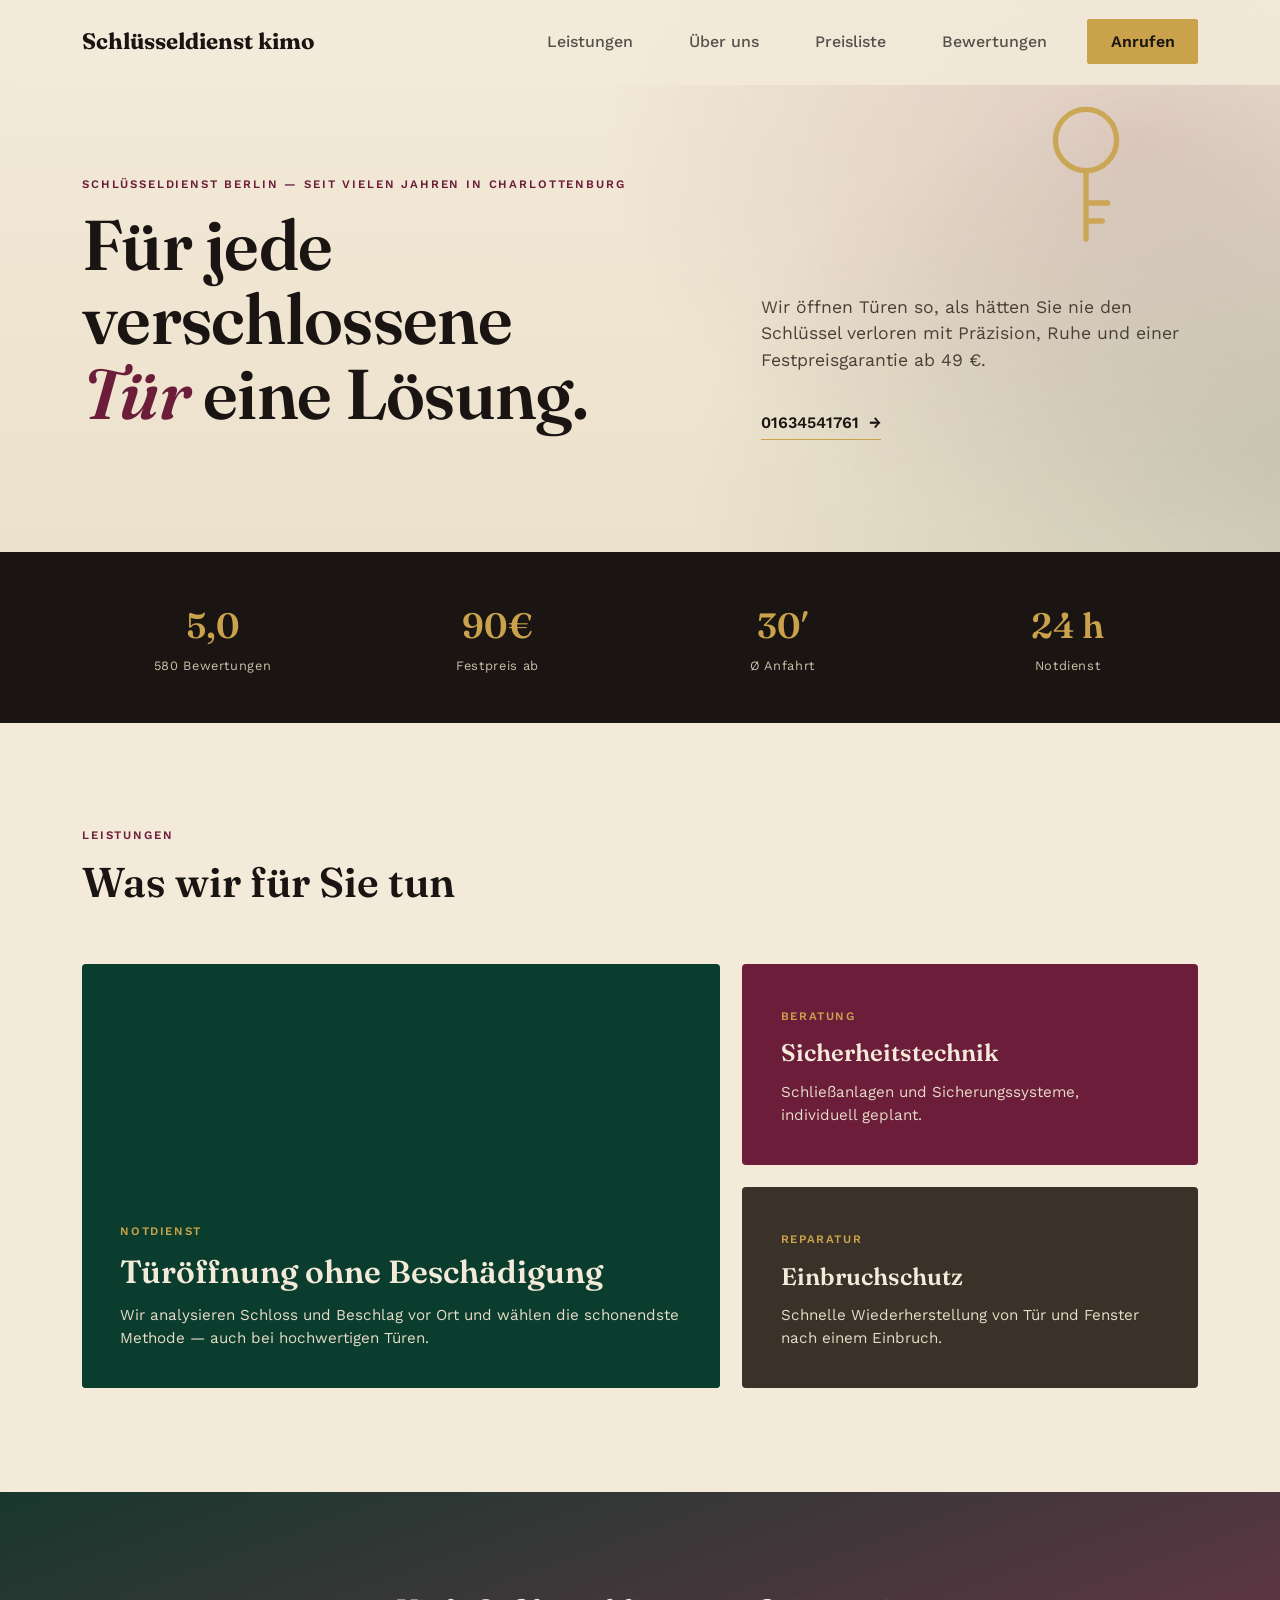
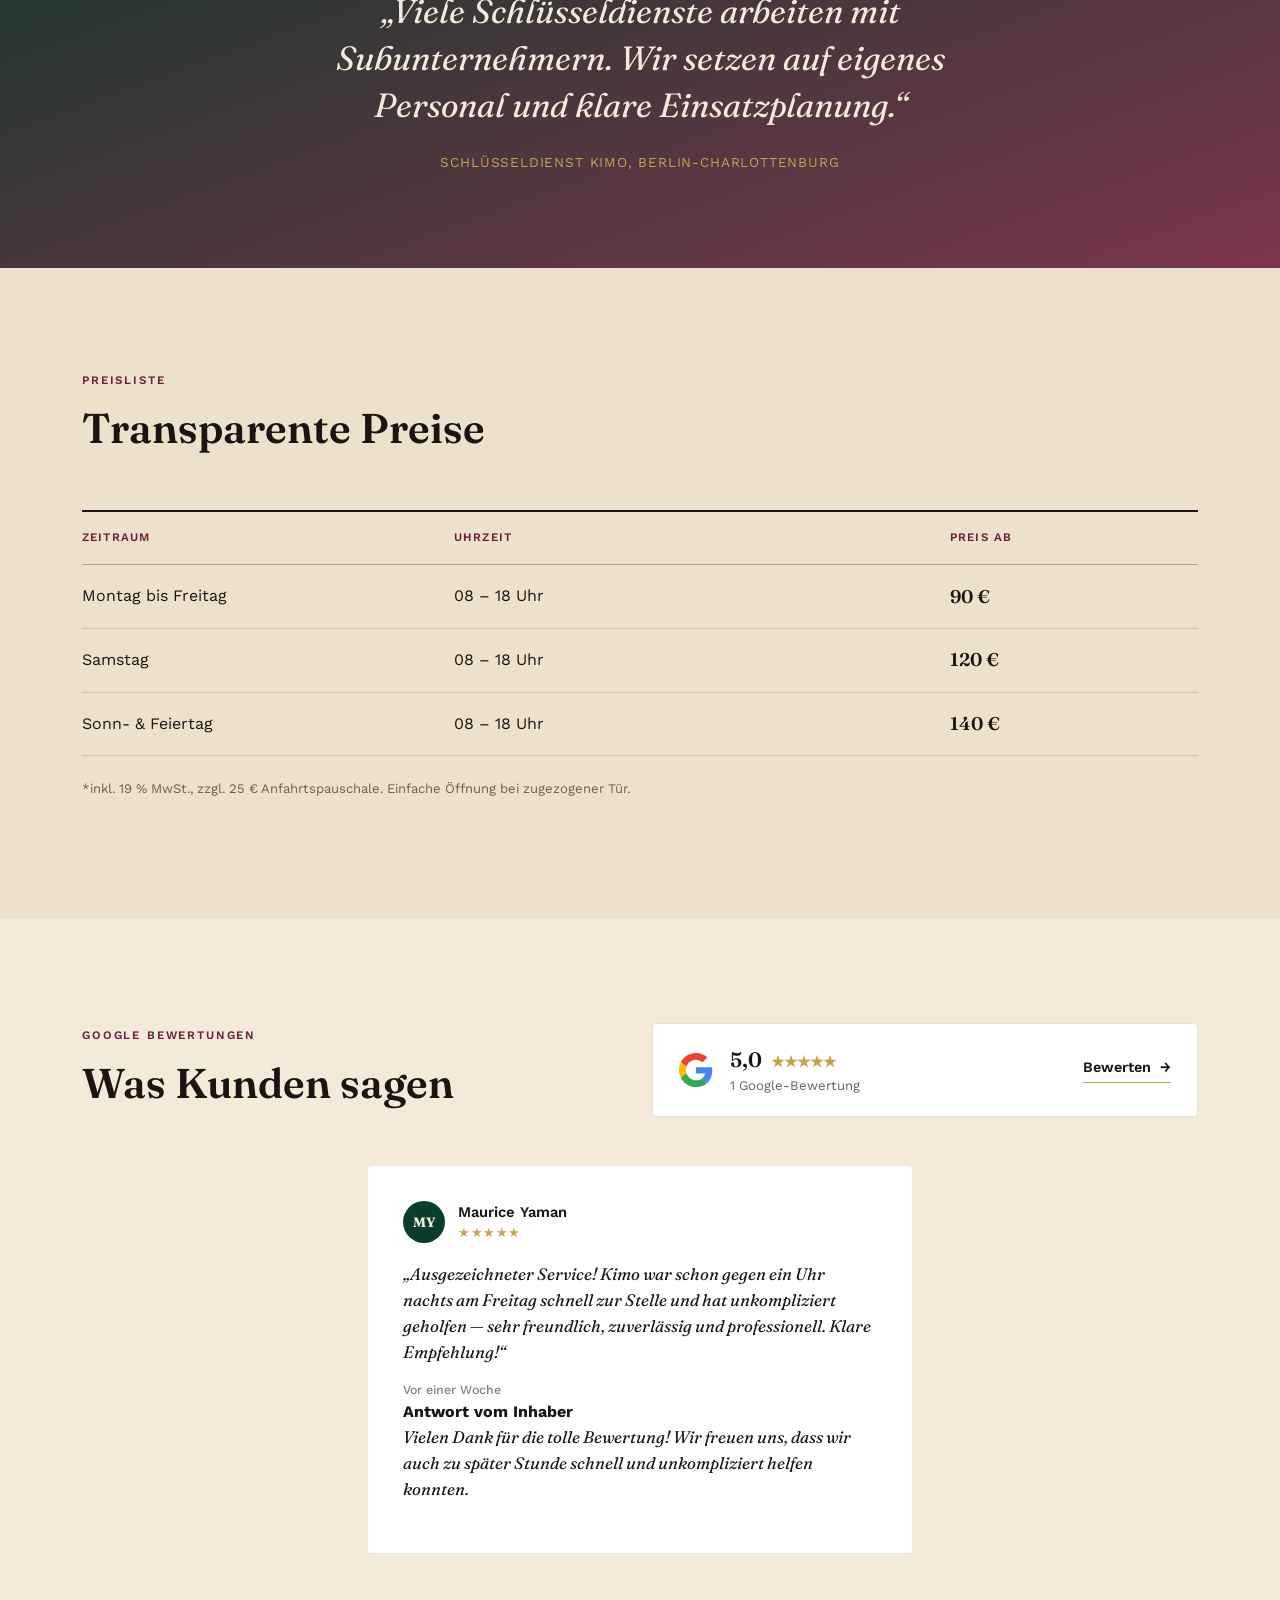
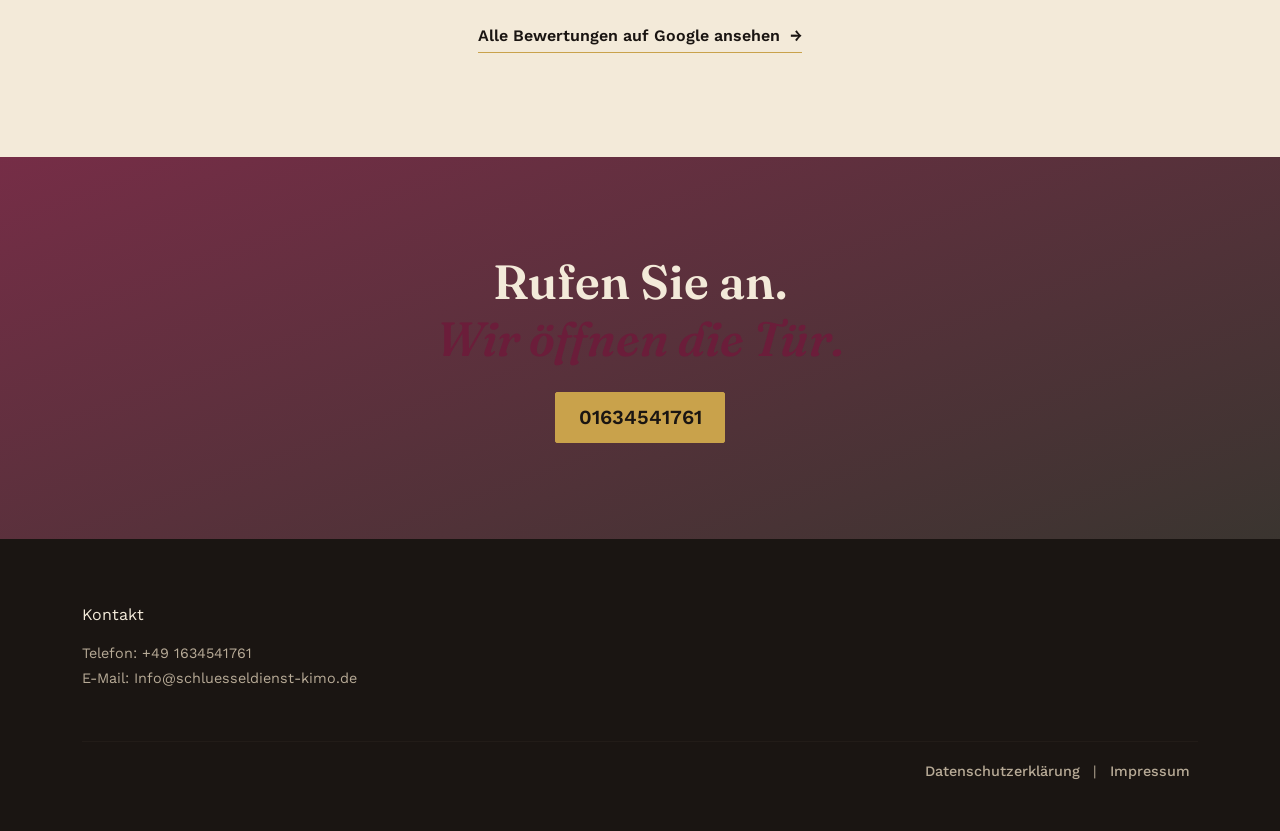
<file: index.html>
<!doctype html>
<html lang="de">
<head>
<meta charset="UTF-8">
<meta name="viewport" content="width=device-width, initial-scale=1">
<title>Schlüsseldienst kimo — Der Schlüsseldienst für Berlin</title>
<link rel="preconnect" href="https://fonts.googleapis.com">
<link href="https://fonts.googleapis.com/css2?family=Fraunces:opsz,wght@9..144,400;9..144,600;9..144,700&family=Work+Sans:wght@400;500;600&display=swap" rel="stylesheet">
<link href="https://cdn.jsdelivr.net/npm/bootstrap@5.3.3/dist/css/bootstrap.min.css" rel="stylesheet">
<link rel="stylesheet" href="style.css">
</head>
<body>

<nav class="navbar navbar-expand-lg fixed-top nav-art" id="mainNav">
  <div class="container">
    <a class="navbar-brand" href="#top">Schlüsseldienst kimo</a>
    <button class="navbar-toggler" type="button" data-bs-toggle="collapse" data-bs-target="#navMenu">
      <span class="navbar-toggler-icon"></span>
    </button>
    <div class="collapse navbar-collapse" id="navMenu">
      <ul class="navbar-nav ms-auto align-items-lg-center gap-lg-4">
        <li class="nav-item"><a class="nav-link" href="#leistungen">Leistungen</a></li>
        <li class="nav-item"><a class="nav-link" href="#geschichte">Über uns</a></li>
        <li class="nav-item"><a class="nav-link" href="#preise">Preisliste</a></li>
        <li class="nav-item"><a class="nav-link" href="#bewertungen">Bewertungen</a></li>
        <li class="nav-item"><a class="btn btn-gold" href="tel:+4901634541761">Anrufen</a></li>
      </ul>
    </div>
  </div>
</nav>

<!-- HERO -->
<header id="top" class="hero-art">
  <div class="hero-art-photo" style="background-image:url('https://commons.wikimedia.org/wiki/Special:FilePath/Reichstag_Berlin.jpg?width=1800');"></div>
  <div class="hero-art-bg" id="parallaxBg"></div>
  <div class="container hero-art-inner">
    <div class="row align-items-end g-5">
      <div class="col-lg-7 fade-up">
        <p class="kicker">Schlüsseldienst Berlin — seit vielen Jahren in Charlottenburg</p>
        <h1 class="display-title">Für jede<br>verschlossene<br><em>Tür</em> eine Lösung.</h1>
      </div>
      <div class="col-lg-5 fade-up delay-1">
        <p class="hero-art-desc">Wir öffnen Türen so, als hätten Sie nie den Schlüssel verloren mit Präzision, Ruhe und einer Festpreisgarantie ab 49&nbsp;€.</p>
        <a href="tel:+4901634541761" class="link-arrow">01634541761 <span>→</span></a>
      </div>
    </div>
  </div>
  <div class="hero-key-mark" aria-hidden="true">
    <svg viewBox="0 0 200 200" class="key-draw">
      <circle cx="70" cy="70" r="34" fill="none" stroke="currentColor" stroke-width="6" class="draw-path"/>
      <path d="M70 104 L70 180 M70 140 L94 140 M70 160 L88 160" fill="none" stroke="currentColor" stroke-width="6" stroke-linecap="round" class="draw-path draw-path--delay"/>
    </svg>
  </div>
</header>

<!-- MARKER STRIP -->
<section class="marker-strip">
  <div class="container">
    <div class="row text-center gy-4">
      <div class="col-6 col-md-3 fade-up"><div class="marker-num">5,0</div><div class="marker-label">580 Bewertungen</div></div>
      <div class="col-6 col-md-3 fade-up delay-1"><div class="marker-num">90€</div><div class="marker-label">Festpreis ab</div></div>
      <div class="col-6 col-md-3 fade-up delay-2"><div class="marker-num">30′</div><div class="marker-label">Ø Anfahrt</div></div>
      <div class="col-6 col-md-3 fade-up delay-3"><div class="marker-num">24 h</div><div class="marker-label">Notdienst</div></div>
    </div>
  </div>
</section>

<!-- SERVICES BENTO -->
<section id="leistungen" class="section-art">
  <div class="container">
    <div class="row mb-5">
      <div class="col-lg-6 fade-up">
        <p class="kicker">Leistungen</p>
        <h2 class="section-title-art">Was wir für Sie tun</h2>
      </div>
    </div>
    <div class="bento">
      <div class="bento-item bento-large bento-photo fade-up" style="background-image:url('https://commons.wikimedia.org/wiki/Special:FilePath/Fernsehturm,_Berlin,_160402,_ako.jpg?width=1000');">
        <div class="bento-photo-overlay"></div>
        <div class="bento-photo-content">
          <span class="bento-eyebrow">Notdienst</span>
          <h3>Türöffnung ohne Beschädigung</h3>
          <p>Wir analysieren Schloss und Beschlag vor Ort und wählen die schonendste Methode — auch bei hochwertigen Türen.</p>
        </div>
      </div>
      <div class="bento-item fade-up delay-1">
        <span class="bento-eyebrow">Beratung</span>
        <h3>Sicherheitstechnik</h3>
        <p>Schließanlagen und Sicherungssysteme, individuell geplant.</p>
      </div>
      <div class="bento-item fade-up delay-2">
        <span class="bento-eyebrow">Reparatur</span>
        <h3>Einbruchschutz</h3>
        <p>Schnelle Wiederherstellung von Tür und Fenster nach einem Einbruch.</p>
      </div>
    </div>
  </div>
</section>

<!-- STORY / QUOTE -->
<section id="geschichte" class="quote-art" style="background-image:url('https://commons.wikimedia.org/wiki/Special:FilePath/Berlin_Brandenburger_Tor_Nacht.jpg?width=1800');">
  <div class="quote-art-overlay"></div>
  <div class="container quote-art-inner">
    <div class="row justify-content-center">
      <div class="col-lg-8 text-center fade-up">
        <p class="pull-quote">„Viele Schlüsseldienste arbeiten mit Subunternehmern. Wir setzen auf eigenes Personal und klare Einsatzplanung.“</p>
        <span class="quote-attr">Schlüsseldienst kimo, Berlin-Charlottenburg</span>
      </div>
    </div>
  </div>
</section>

<!-- PRICING MENU -->
<section id="preise" class="section-art alt">
  <div class="container">
    <div class="row mb-5">
      <div class="col-lg-6 fade-up">
        <p class="kicker">Preisliste</p>
        <h2 class="section-title-art">Transparente Preise</h2>
      </div>
    </div>
    <div class="menu-card fade-up">
      <div class="menu-row menu-row--head">
        <span>Zeitraum</span><span>Uhrzeit</span><span>Preis ab</span>
      </div>
       <div class="menu-row"><span>Montag bis Freitag</span><span>08 – 18 Uhr</span><span class="menu-price">90&nbsp;€</span></div>
      <div class="menu-row"><span>Samstag</span><span>08 – 18 Uhr</span><span class="menu-price">120&nbsp;€</span></div>
      <div class="menu-row"><span>Sonn- &amp; Feiertag</span><span>08 – 18 Uhr</span><span class="menu-price">140&nbsp;€</span></div>
    </div>
    <p class="menu-note fade-up">*inkl. 19&nbsp;% MwSt., zzgl. 25&nbsp;€ Anfahrtspauschale. Einfache Öffnung bei zugezogener Tür.</p>
  </div>
</section>

<!-- GOOGLE REVIEWS -->
<section id="bewertungen" class="section-art">
  <div class="container">
    <div class="row mb-5 align-items-end">
      <div class="col-lg-6 fade-up">
        <p class="kicker">Google Bewertungen</p>
        <h2 class="section-title-art">Was Kunden sagen</h2>
      </div>
      <div class="col-lg-6 fade-up delay-1">
        <div class="google-summary-art">
          <svg class="google-g" viewBox="0 0 48 48" aria-hidden="true">
            <path fill="#EA4335" d="M24 9.5c3.54 0 6.71 1.22 9.21 3.6l6.85-6.85C35.9 2.38 30.47 0 24 0 14.62 0 6.51 5.38 2.56 13.22l7.98 6.19C12.43 13.72 17.74 9.5 24 9.5z"/>
            <path fill="#4285F4" d="M46.98 24.55c0-1.57-.15-3.09-.38-4.55H24v9.02h12.94c-.58 2.9-2.26 5.36-4.78 7.18l7.73 6c4.51-4.18 7.09-10.36 7.09-17.65z"/>
            <path fill="#FBBC05" d="M10.53 28.59c-.48-1.45-.76-2.99-.76-4.59s.27-3.14.76-4.59l-7.98-6.19C.92 16.46 0 20.12 0 24c0 3.88.92 7.54 2.56 10.78l7.97-6.19z"/>
            <path fill="#34A853" d="M24 48c6.48 0 11.93-2.13 15.89-5.81l-7.73-6c-2.15 1.45-4.92 2.3-8.16 2.3-6.26 0-11.57-4.22-13.47-9.91l-7.98 6.19C6.51 42.62 14.62 48 24 48z"/>
          </svg>
          <div>
            <div class="gs-art-score">5,0 <span>★★★★★</span></div>
            <div class="gs-art-count">1 Google-Bewertung</div>
          </div>
          <a href="https://maps.app.goo.gl/bzWESpadorfNusCz7" target="_blank" rel="noopener" class="link-arrow small-arrow">Bewerten <span>→</span></a>
        </div>
      </div>
    </div>
    <div class="row g-4 justify-content-center">
      <div class="col-md-6 fade-up">
        <div class="testi-card">
          <div class="testi-head">
            <div class="testi-avatar">MY</div>
            <div>
              <div class="testi-name">Maurice Yaman</div>
              <div class="testi-stars">★★★★★</div>
            </div>
          </div>
          <p>„Ausgezeichneter Service! Kimo war schon gegen ein Uhr nachts am Freitag schnell zur Stelle und hat unkompliziert geholfen — sehr freundlich, zuverlässig und professionell. Klare Empfehlung!“</p>
          <span class="testi-date">Vor einer Woche</span>
          <div class="testi-owner-reply">
            <strong>Antwort vom Inhaber</strong>
            <p>Vielen Dank für die tolle Bewertung! Wir freuen uns, dass wir auch zu später Stunde schnell und unkompliziert helfen konnten.</p>
          </div>
        </div>
      </div>
    </div>
    <div class="text-center mt-5 fade-up">
      <a href="https://maps.app.goo.gl/bzWESpadorfNusCz7" target="_blank" rel="noopener" class="link-arrow">Alle Bewertungen auf Google ansehen <span>→</span></a>
    </div>
  </div>
</section>

<!-- CTA -->
<section class="cta-art" style="background-image:url('https://commons.wikimedia.org/wiki/Special:FilePath/Berlin_Skyline_voll.jpg?width=1600');">
  <div class="cta-art-overlay"></div>
  <div class="container text-center fade-up cta-art-inner">
    <h2>Rufen Sie an.<br><em>Wir öffnen die Tür.</em></h2>
    <a href="tel:+4901634541761" class="btn btn-gold btn-lg mt-3">01634541761</a>
  </div>
</section>

<footer class="footer-art">
  <div class="container">
    <!--    <div class="row gy-4">-->
    <!--      <div class="col-md-4">-->
    <!--        <div class="navbar-brand mb-2">Schlüsseldienst kimo</div>-->
    <!--        <p class="fmuted-art">Krumme Str. 4, 10585 Berlin</p>-->
    <!--      </div>-->
    <!--      <div class="col-md-4">-->
    <!--        <p class="fmuted-art mb-1">01634541761</p>-->
    <!--        <p class="fmuted-art">Info@schluesseldienst-kimo.de</p>-->
    <!--      </div>-->
    <!--      <div class="col-md-4 text-md-end">-->
    <!--        <p class="fmuted-art">Tag &amp; Nacht in ganz Berlin</p>-->
    <!--      </div>-->
    <!--    </div>-->
    <!--    <hr>-->
    <div class="row gy-4" id="impressum"> 
      <div class="col-md-4">
        <p class="footer-legal-title">Kontakt</p>
        <p class="fmuted-art mb-1">Telefon: +49 1634541761</p>
        <p class="fmuted-art">E-Mail: Info@schluesseldienst-kimo.de</p>
      </div>    
    </div>
    <hr>
  <p class="fmuted-art text-end">
    <a class="nav-link d-inline" href="datenschutz.html">Datenschutzerklärung</a>
      |
    <a class="nav-link d-inline" href="impressum.html">Impressum</a>
  </p>
</footer>

<script src="https://cdn.jsdelivr.net/npm/bootstrap@5.3.3/dist/js/bootstrap.bundle.min.js"></script>
<script src="script.js"></script>
</body>
</html>
</file>
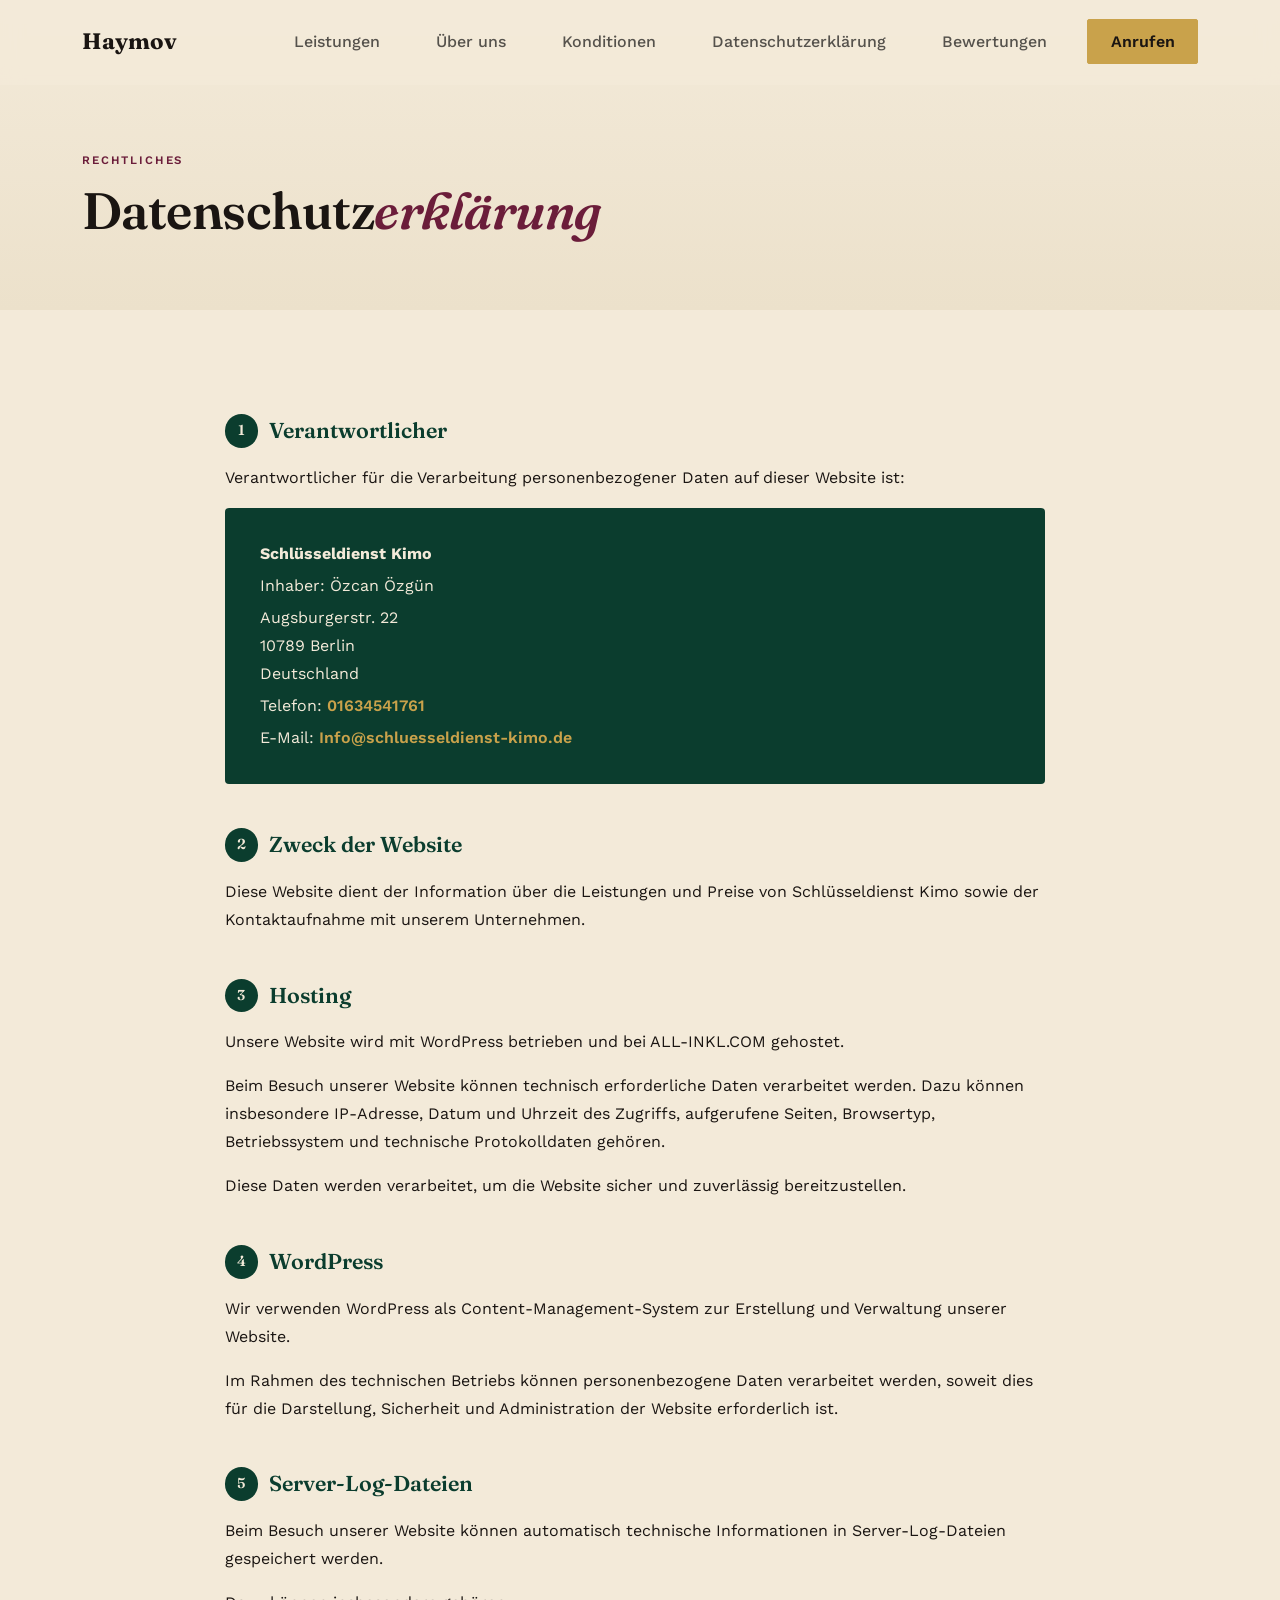
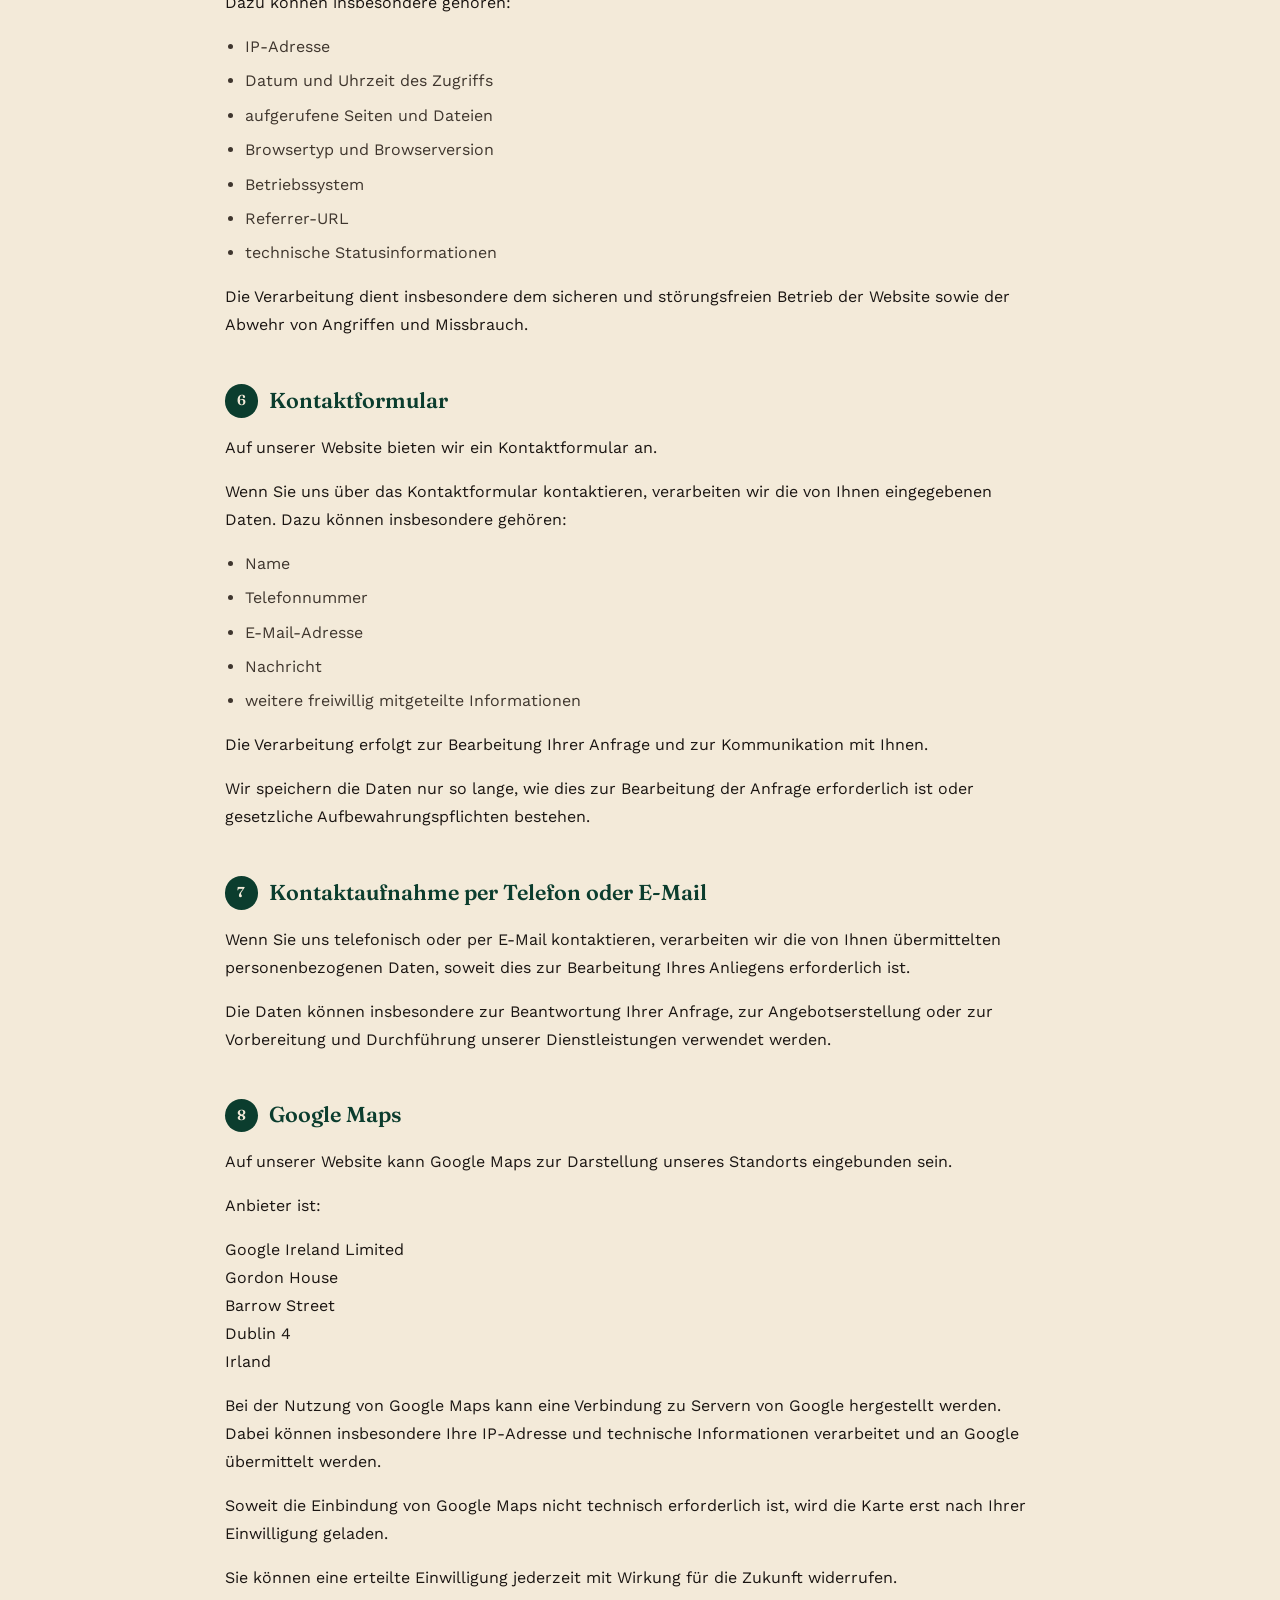
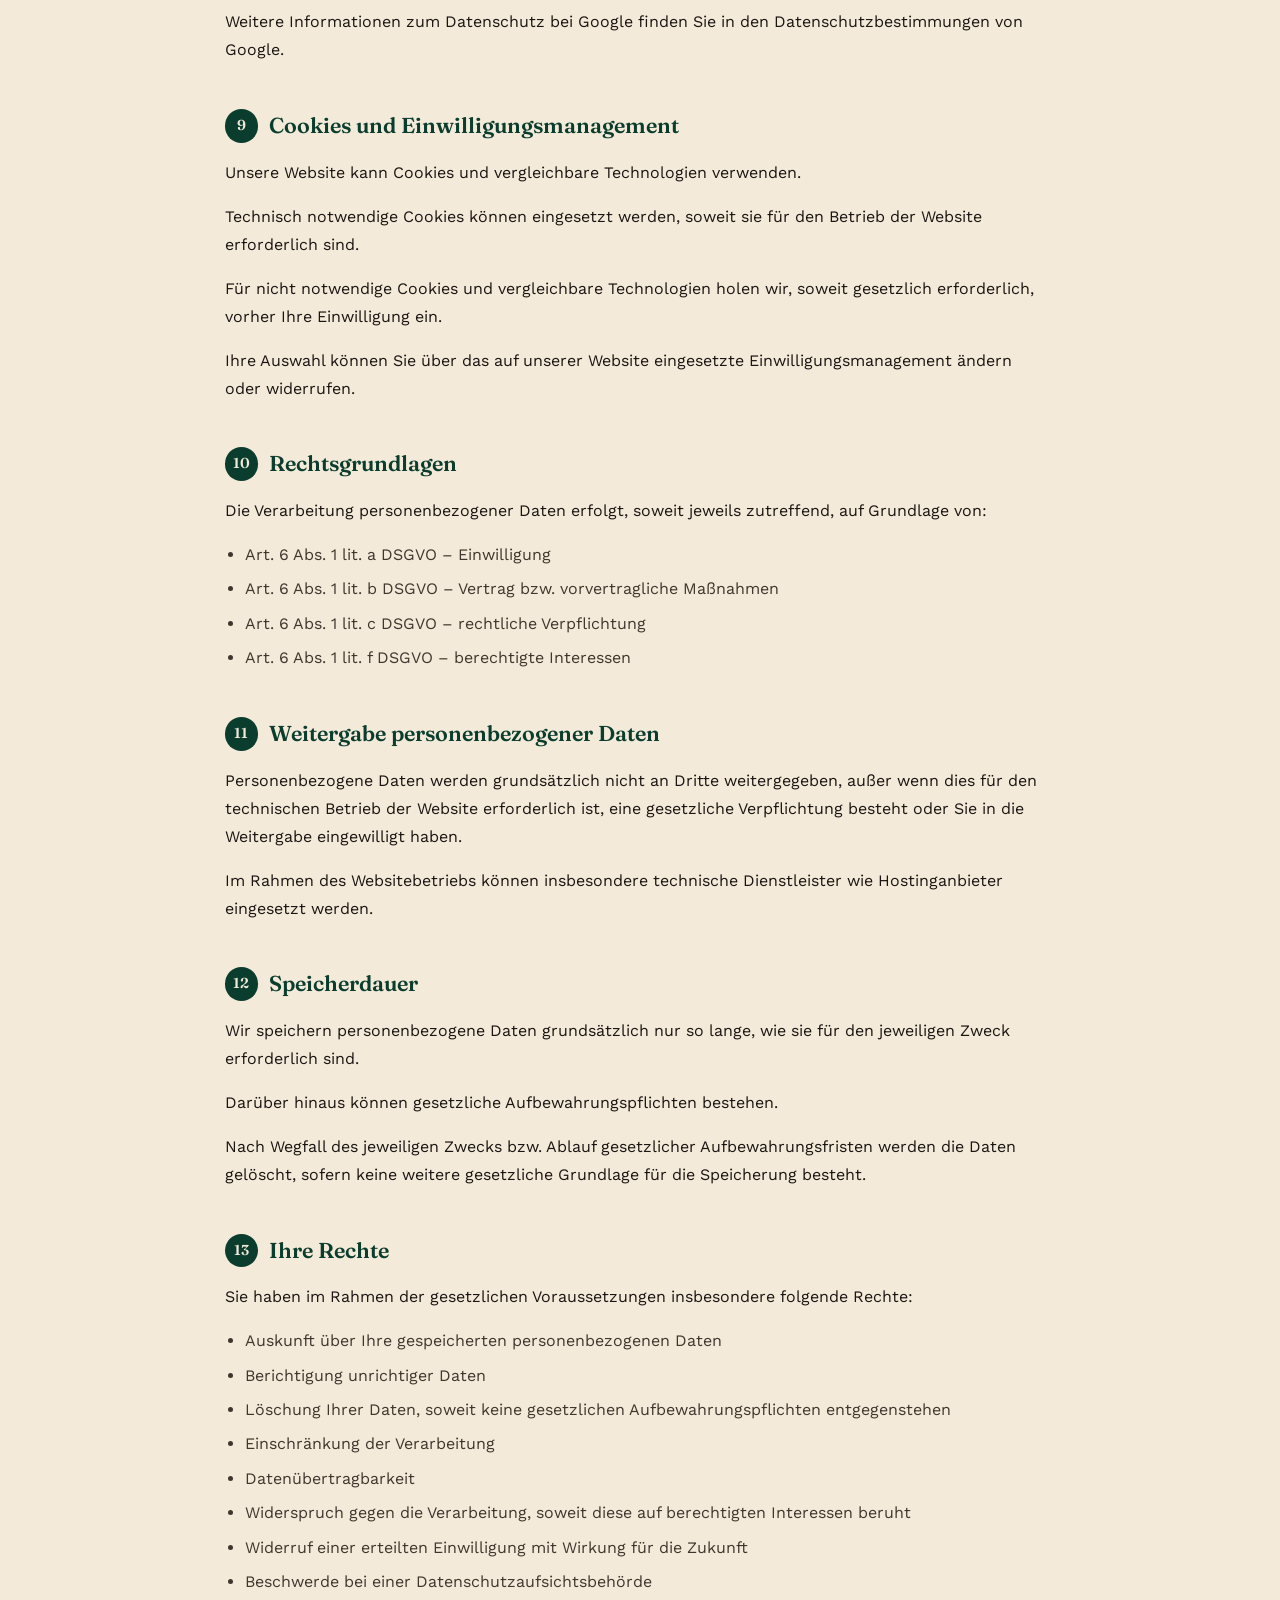
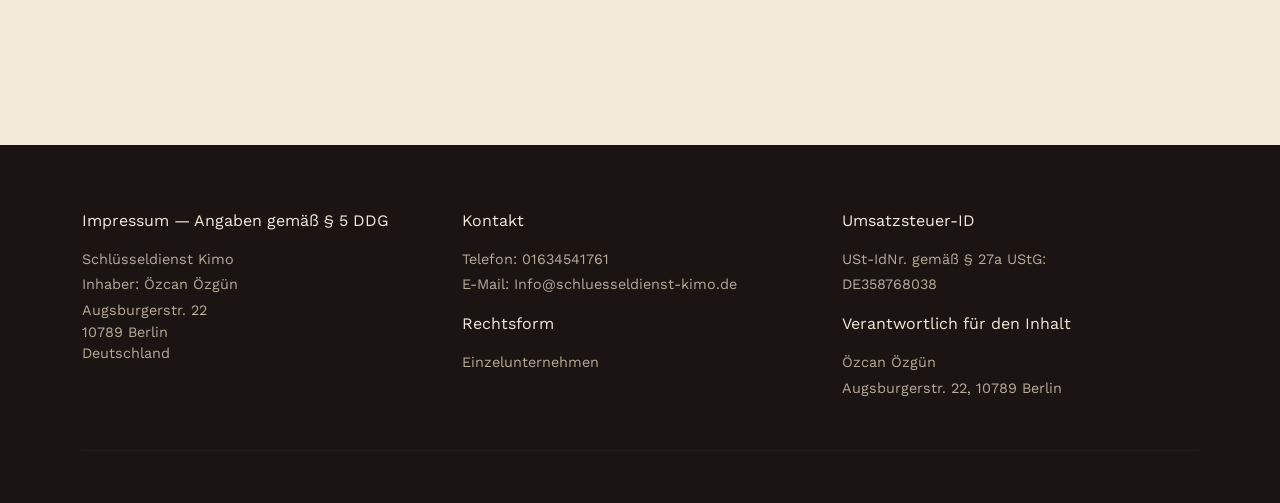
<file: datenschutz.html>
<!doctype html>
<html lang="de">
<head>
<meta charset="UTF-8">
<meta name="viewport" content="width=device-width, initial-scale=1">
<title>Datenschutzerklärung — Haymov Schlüsseldienst</title>
<link rel="preconnect" href="https://fonts.googleapis.com">
<link href="https://fonts.googleapis.com/css2?family=Fraunces:opsz,wght@9..144,400;9..144,600;9..144,700&family=Work+Sans:wght@400;500;600&display=swap" rel="stylesheet">
<link href="https://cdn.jsdelivr.net/npm/bootstrap@5.3.3/dist/css/bootstrap.min.css" rel="stylesheet">
<link rel="stylesheet" href="style.css">
<style>
  /* Small additions scoped to this page only — legal-copy layout, uses existing tokens/vars */
  .legal-hero{padding:9.5rem 0 4rem; background:linear-gradient(180deg,var(--cream) 0%, #ece1cb 100%);}
  .legal-hero h1{font-size:clamp(2rem,4.5vw,3.2rem);}
  .legal-wrap{max-width:820px;}
  .legal-block{margin-bottom:2.8rem;}
  .legal-block h2{font-family:'Fraunces',serif; font-size:1.35rem; font-weight:600; margin-bottom:1rem; color:var(--emerald);}
  .legal-block p{line-height:1.75; margin-bottom:1rem;}
  .legal-block ul{color:#3f362e; line-height:1.75; padding-left:1.3rem; margin-bottom:1rem;}
  .legal-block ul li{margin-bottom:.4rem;}
  .legal-num{display:inline-flex; align-items:center; justify-content:center; width:2.1rem; height:2.1rem; border-radius:50%; background:var(--emerald); color:var(--cream); font-family:'Fraunces',serif; font-weight:600; font-size:.9rem; margin-right:.7rem; flex:none;}
  .legal-block-head{display:flex; align-items:center; margin-bottom:1rem;}
  .legal-block-head h2{margin-bottom:0;}
  .legal-toc{background:#fff; border:1px solid rgba(26,21,18,.12); border-radius:4px; padding:1.6rem 1.8rem; margin-bottom:3.5rem;}
  .legal-toc-title{font-size:.72rem; text-transform:uppercase; letter-spacing:.14em; font-weight:600; color:var(--burgundy); margin-bottom:.9rem;}
  .legal-toc a{display:block; color:var(--ink); text-decoration:none; font-size:.92rem; padding:.35rem 0; border-bottom:1px dashed rgba(26,21,18,.12);}
  .legal-toc a:last-child{border-bottom:none;}
  .legal-toc a:hover{color:var(--burgundy);}
  .contact-card{background:var(--emerald); color:var(--cream); border-radius:4px; padding:2rem 2.2rem;}
  .contact-card a{color:var(--gold); text-decoration:none; font-weight:600;}
  .contact-card a:hover{text-decoration:underline;}
</style>
</head>
<body>

<nav class="navbar navbar-expand-lg fixed-top nav-art" id="mainNav">
  <div class="container">
    <a class="navbar-brand" href="index.html">Haymov</a>
    <button class="navbar-toggler" type="button" data-bs-toggle="collapse" data-bs-target="#navMenu">
      <span class="navbar-toggler-icon"></span>
    </button>
    <div class="collapse navbar-collapse" id="navMenu">
      <ul class="navbar-nav ms-auto align-items-lg-center gap-lg-4">
        <li class="nav-item"><a class="nav-link" href="index.html#leistungen">Leistungen</a></li>
        <li class="nav-item"><a class="nav-link" href="index.html#geschichte">Über uns</a></li>
        <li class="nav-item"><a class="nav-link" href="index.html#preise">Konditionen</a></li>
        <li class="nav-item"><a class="nav-link" href="datenschutz.html">Datenschutzerklärung</a></li>
        <li class="nav-item"><a class="nav-link" href="index.html#bewertungen">Bewertungen</a></li>
        <li class="nav-item"><a class="btn btn-gold" href="tel:+493058705701">Anrufen</a></li>
      </ul>
    </div>
  </div>
</nav>

<!-- PAGE HERO -->
<header class="legal-hero">
  <div class="container fade-up">
    <p class="kicker">Rechtliches</p>
    <h1 class="display-title">Datenschutz<em>erklärung</em></h1>
  </div>
</header>

<!-- CONTENT -->
<section class="section-art">
  <div class="container">
    <div class="row justify-content-center">
      <div class="col-lg-9">
        <div class="legal-wrap">

          <div id="verantwortlicher" class="legal-block fade-up">
            <div class="legal-block-head"><span class="legal-num">1</span><h2>Verantwortlicher</h2></div>
            <p>Verantwortlicher für die Verarbeitung personenbezogener Daten auf dieser Website ist:</p>
            <div class="contact-card">
              <p class="mb-1"><strong>Schlüsseldienst Kimo</strong></p>
              <p class="mb-1">Inhaber: Özcan Özgün</p>
              <p class="mb-1">Augsburgerstr. 22<br>10789 Berlin<br>Deutschland</p>
              <p class="mb-1">Telefon: <a href="tel:+491634541761">01634541761</a></p>
              <p class="mb-0">E-Mail: <a href="mailto:Info@schluesseldienst-kimo.de">Info@schluesseldienst-kimo.de</a></p>
            </div>
          </div>

          <div id="zweck" class="legal-block fade-up">
            <div class="legal-block-head"><span class="legal-num">2</span><h2>Zweck der Website</h2></div>
            <p>Diese Website dient der Information über die Leistungen und Preise von Schlüsseldienst Kimo sowie der Kontaktaufnahme mit unserem Unternehmen.</p>
          </div>

          <div id="hosting" class="legal-block fade-up">
            <div class="legal-block-head"><span class="legal-num">3</span><h2>Hosting</h2></div>
            <p>Unsere Website wird mit WordPress betrieben und bei ALL-INKL.COM gehostet.</p>
            <p>Beim Besuch unserer Website können technisch erforderliche Daten verarbeitet werden. Dazu können insbesondere IP-Adresse, Datum und Uhrzeit des Zugriffs, aufgerufene Seiten, Browsertyp, Betriebssystem und technische Protokolldaten gehören.</p>
            <p>Diese Daten werden verarbeitet, um die Website sicher und zuverlässig bereitzustellen.</p>
          </div>

          <div id="wordpress" class="legal-block fade-up">
            <div class="legal-block-head"><span class="legal-num">4</span><h2>WordPress</h2></div>
            <p>Wir verwenden WordPress als Content-Management-System zur Erstellung und Verwaltung unserer Website.</p>
            <p>Im Rahmen des technischen Betriebs können personenbezogene Daten verarbeitet werden, soweit dies für die Darstellung, Sicherheit und Administration der Website erforderlich ist.</p>
          </div>

          <div id="logfiles" class="legal-block fade-up">
            <div class="legal-block-head"><span class="legal-num">5</span><h2>Server-Log-Dateien</h2></div>
            <p>Beim Besuch unserer Website können automatisch technische Informationen in Server-Log-Dateien gespeichert werden.</p>
            <p>Dazu können insbesondere gehören:</p>
            <ul>
              <li>IP-Adresse</li>
              <li>Datum und Uhrzeit des Zugriffs</li>
              <li>aufgerufene Seiten und Dateien</li>
              <li>Browsertyp und Browserversion</li>
              <li>Betriebssystem</li>
              <li>Referrer-URL</li>
              <li>technische Statusinformationen</li>
            </ul>
            <p>Die Verarbeitung dient insbesondere dem sicheren und störungsfreien Betrieb der Website sowie der Abwehr von Angriffen und Missbrauch.</p>
          </div>

          <div id="kontaktformular" class="legal-block fade-up">
            <div class="legal-block-head"><span class="legal-num">6</span><h2>Kontaktformular</h2></div>
            <p>Auf unserer Website bieten wir ein Kontaktformular an.</p>
            <p>Wenn Sie uns über das Kontaktformular kontaktieren, verarbeiten wir die von Ihnen eingegebenen Daten. Dazu können insbesondere gehören:</p>
            <ul>
              <li>Name</li>
              <li>Telefonnummer</li>
              <li>E-Mail-Adresse</li>
              <li>Nachricht</li>
              <li>weitere freiwillig mitgeteilte Informationen</li>
            </ul>
            <p>Die Verarbeitung erfolgt zur Bearbeitung Ihrer Anfrage und zur Kommunikation mit Ihnen.</p>
            <p>Wir speichern die Daten nur so lange, wie dies zur Bearbeitung der Anfrage erforderlich ist oder gesetzliche Aufbewahrungspflichten bestehen.</p>
          </div>

          <div id="telefon-email" class="legal-block fade-up">
            <div class="legal-block-head"><span class="legal-num">7</span><h2>Kontaktaufnahme per Telefon oder E-Mail</h2></div>
            <p>Wenn Sie uns telefonisch oder per E-Mail kontaktieren, verarbeiten wir die von Ihnen übermittelten personenbezogenen Daten, soweit dies zur Bearbeitung Ihres Anliegens erforderlich ist.</p>
            <p>Die Daten können insbesondere zur Beantwortung Ihrer Anfrage, zur Angebotserstellung oder zur Vorbereitung und Durchführung unserer Dienstleistungen verwendet werden.</p>
          </div>

          <div id="maps" class="legal-block fade-up">
            <div class="legal-block-head"><span class="legal-num">8</span><h2>Google Maps</h2></div>
            <p>Auf unserer Website kann Google Maps zur Darstellung unseres Standorts eingebunden sein.</p>
            <p>Anbieter ist:</p>
            <p>Google Ireland Limited<br>Gordon House<br>Barrow Street<br>Dublin 4<br>Irland</p>
            <p>Bei der Nutzung von Google Maps kann eine Verbindung zu Servern von Google hergestellt werden. Dabei können insbesondere Ihre IP-Adresse und technische Informationen verarbeitet und an Google übermittelt werden.</p>
            <p>Soweit die Einbindung von Google Maps nicht technisch erforderlich ist, wird die Karte erst nach Ihrer Einwilligung geladen.</p>
            <p>Sie können eine erteilte Einwilligung jederzeit mit Wirkung für die Zukunft widerrufen.</p>
            <p>Weitere Informationen zum Datenschutz bei Google finden Sie in den Datenschutzbestimmungen von Google.</p>
          </div>

          <div id="cookies" class="legal-block fade-up">
            <div class="legal-block-head"><span class="legal-num">9</span><h2>Cookies und Einwilligungsmanagement</h2></div>
            <p>Unsere Website kann Cookies und vergleichbare Technologien verwenden.</p>
            <p>Technisch notwendige Cookies können eingesetzt werden, soweit sie für den Betrieb der Website erforderlich sind.</p>
            <p>Für nicht notwendige Cookies und vergleichbare Technologien holen wir, soweit gesetzlich erforderlich, vorher Ihre Einwilligung ein.</p>
            <p>Ihre Auswahl können Sie über das auf unserer Website eingesetzte Einwilligungsmanagement ändern oder widerrufen.</p>
          </div>

          <div id="rechtsgrundlagen" class="legal-block fade-up">
            <div class="legal-block-head"><span class="legal-num">10</span><h2>Rechtsgrundlagen</h2></div>
            <p>Die Verarbeitung personenbezogener Daten erfolgt, soweit jeweils zutreffend, auf Grundlage von:</p>
            <ul>
              <li>Art. 6 Abs. 1 lit. a DSGVO – Einwilligung</li>
              <li>Art. 6 Abs. 1 lit. b DSGVO – Vertrag bzw. vorvertragliche Maßnahmen</li>
              <li>Art. 6 Abs. 1 lit. c DSGVO – rechtliche Verpflichtung</li>
              <li>Art. 6 Abs. 1 lit. f DSGVO – berechtigte Interessen</li>
            </ul>
          </div>

          <div id="weitergabe" class="legal-block fade-up">
            <div class="legal-block-head"><span class="legal-num">11</span><h2>Weitergabe personenbezogener Daten</h2></div>
            <p>Personenbezogene Daten werden grundsätzlich nicht an Dritte weitergegeben, außer wenn dies für den technischen Betrieb der Website erforderlich ist, eine gesetzliche Verpflichtung besteht oder Sie in die Weitergabe eingewilligt haben.</p>
            <p>Im Rahmen des Websitebetriebs können insbesondere technische Dienstleister wie Hostinganbieter eingesetzt werden.</p>
          </div>

          <div id="speicherdauer" class="legal-block fade-up">
            <div class="legal-block-head"><span class="legal-num">12</span><h2>Speicherdauer</h2></div>
            <p>Wir speichern personenbezogene Daten grundsätzlich nur so lange, wie sie für den jeweiligen Zweck erforderlich sind.</p>
            <p>Darüber hinaus können gesetzliche Aufbewahrungspflichten bestehen.</p>
            <p>Nach Wegfall des jeweiligen Zwecks bzw. Ablauf gesetzlicher Aufbewahrungsfristen werden die Daten gelöscht, sofern keine weitere gesetzliche Grundlage für die Speicherung besteht.</p>
          </div>

          <div id="rechte" class="legal-block fade-up">
            <div class="legal-block-head"><span class="legal-num">13</span><h2>Ihre Rechte</h2></div>
            <p>Sie haben im Rahmen der gesetzlichen Voraussetzungen insbesondere folgende Rechte:</p>
            <ul>
              <li>Auskunft über Ihre gespeicherten personenbezogenen Daten</li>
              <li>Berichtigung unrichtiger Daten</li>
              <li>Löschung Ihrer Daten, soweit keine gesetzlichen Aufbewahrungspflichten entgegenstehen</li>
              <li>Einschränkung der Verarbeitung</li>
              <li>Datenübertragbarkeit</li>
              <li>Widerspruch gegen die Verarbeitung, soweit diese auf berechtigten Interessen beruht</li>
              <li>Widerruf einer erteilten Einwilligung mit Wirkung für die Zukunft</li>
              <li>Beschwerde bei einer Datenschutzaufsichtsbehörde</li>
            </ul>
          </div>

        </div>
      </div>
    </div>
  </div>
</section>

<footer class="footer-art">
  <div class="container">
<!--    <div class="row gy-4">-->
<!--      <div class="col-md-4">-->
<!--        <div class="navbar-brand mb-2">Haymov</div>-->
<!--        <p class="fmuted-art">Krumme Str. 4, 10585 Berlin</p>-->
<!--      </div>-->
<!--      <div class="col-md-4">-->
<!--        <p class="fmuted-art mb-1">01634541761</p>-->
<!--        <p class="fmuted-art">Info@schluesseldienst-kimo.de</p>-->
<!--      </div>-->
<!--      <div class="col-md-4 text-md-end">-->
<!--        <p class="fmuted-art">Tag &amp; Nacht in ganz Berlin</p>-->
<!--      </div>-->
<!--    </div>-->
<!--    <hr>-->
    <div class="row gy-4" id="impressum">
      <div class="col-md-4">
        <p class="footer-legal-title">Impressum — Angaben gemäß § 5 DDG</p>
        <p class="fmuted-art mb-1">Schlüsseldienst Kimo</p>
        <p class="fmuted-art mb-1">Inhaber: Özcan Özgün</p>
        <p class="fmuted-art">Augsburgerstr. 22<br>10789 Berlin<br>Deutschland</p>
      </div>
      <div class="col-md-4">
        <p class="footer-legal-title">Kontakt</p>
        <p class="fmuted-art mb-1">Telefon: 01634541761</p>
        <p class="fmuted-art">E-Mail: Info@schluesseldienst-kimo.de</p>
        <p class="footer-legal-title mt-3">Rechtsform</p>
        <p class="fmuted-art">Einzelunternehmen</p>
      </div>
      <div class="col-md-4">
        <p class="footer-legal-title">Umsatzsteuer-ID</p>
        <p class="fmuted-art mb-1">USt-IdNr. gemäß § 27a UStG:</p>
        <p class="fmuted-art">DE358768038</p>
        <p class="footer-legal-title mt-3">Verantwortlich für den Inhalt</p>
        <p class="fmuted-art mb-1">Özcan Özgün</p>
        <p class="fmuted-art">Augsburgerstr. 22, 10789 Berlin</p>
      </div>
    </div>
    <hr>
<!--    <p class="fmuted-art small mb-0">© Schlüsseldienst Haymov — Design-Konzept 3 / 3 · Artistic</p>-->
  </div>
</footer>

<script src="https://cdn.jsdelivr.net/npm/bootstrap@5.3.3/dist/js/bootstrap.bundle.min.js"></script>
<script src="script.js"></script>
</body>
</html>
</file>
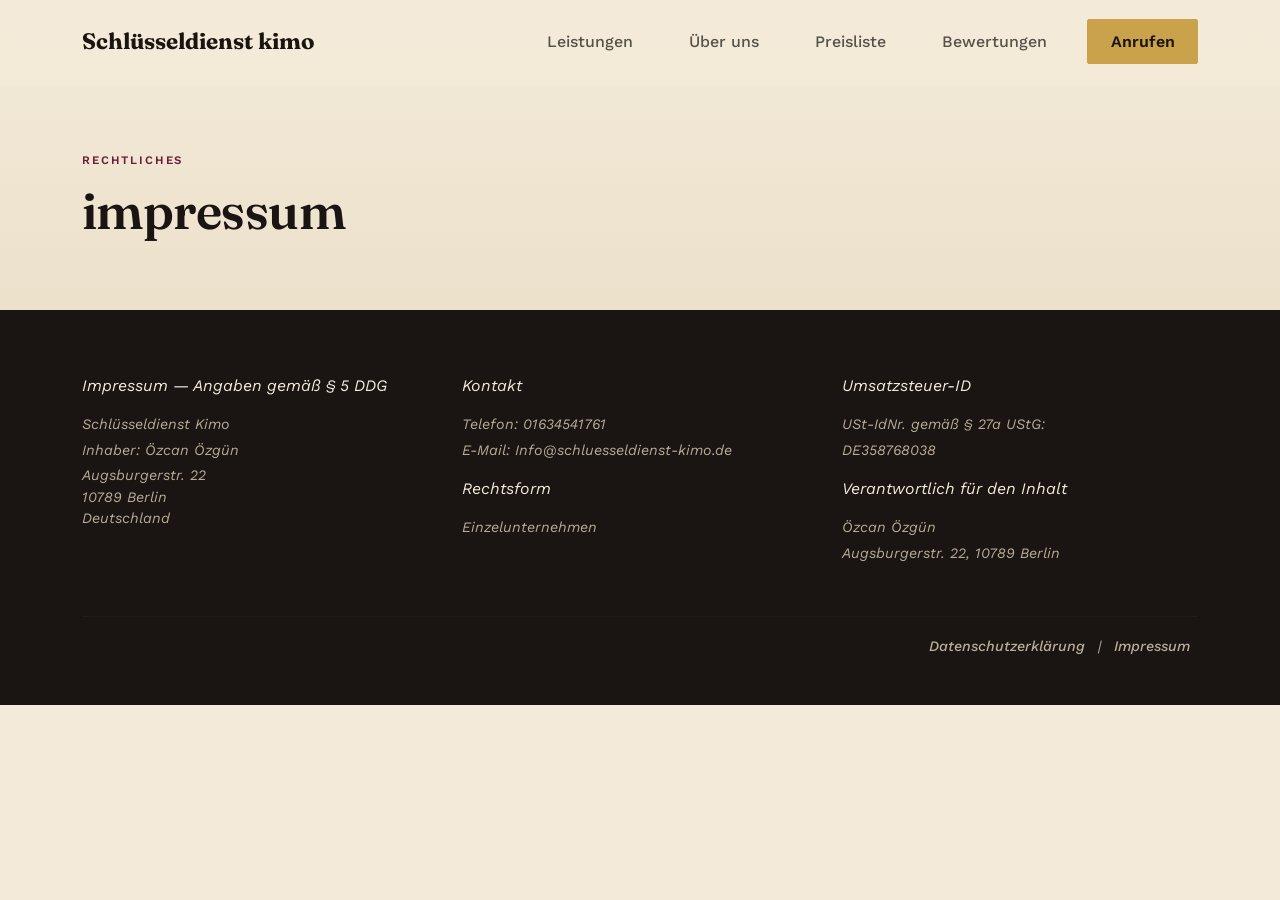
<file: impressum.html>
<!doctype html>
<html lang="de">
<head>
<meta charset="UTF-8">
<meta name="viewport" content="width=device-width, initial-scale=1">
<title>impressum — Schlüsseldienst kimo</title>
<link rel="preconnect" href="https://fonts.googleapis.com">
<link href="https://fonts.googleapis.com/css2?family=Fraunces:opsz,wght@9..144,400;9..144,600;9..144,700&family=Work+Sans:wght@400;500;600&display=swap" rel="stylesheet">
<link href="https://cdn.jsdelivr.net/npm/bootstrap@5.3.3/dist/css/bootstrap.min.css" rel="stylesheet">
<link rel="stylesheet" href="style.css">
<style>
  /* Small additions scoped to this page only — legal-copy layout, uses existing tokens/vars */
  .legal-hero{padding:9.5rem 0 4rem; background:linear-gradient(180deg,var(--cream) 0%, #ece1cb 100%);}
  .legal-hero h1{font-size:clamp(2rem,4.5vw,3.2rem);}
  .legal-wrap{max-width:820px;}
  .legal-block{margin-bottom:2.8rem;}
  .legal-block h2{font-family:'Fraunces',serif; font-size:1.35rem; font-weight:600; margin-bottom:1rem; color:var(--emerald);}
  .legal-block p{line-height:1.75; margin-bottom:1rem;}
  .legal-block ul{color:#3f362e; line-height:1.75; padding-left:1.3rem; margin-bottom:1rem;}
  .legal-block ul li{margin-bottom:.4rem;}
  .legal-num{display:inline-flex; align-items:center; justify-content:center; width:2.1rem; height:2.1rem; border-radius:50%; background:var(--emerald); color:var(--cream); font-family:'Fraunces',serif; font-weight:600; font-size:.9rem; margin-right:.7rem; flex:none;}
  .legal-block-head{display:flex; align-items:center; margin-bottom:1rem;}
  .legal-block-head h2{margin-bottom:0;}
  .legal-toc{background:#fff; border:1px solid rgba(26,21,18,.12); border-radius:4px; padding:1.6rem 1.8rem; margin-bottom:3.5rem;}
  .legal-toc-title{font-size:.72rem; text-transform:uppercase; letter-spacing:.14em; font-weight:600; color:var(--burgundy); margin-bottom:.9rem;}
  .legal-toc a{display:block; color:var(--ink); text-decoration:none; font-size:.92rem; padding:.35rem 0; border-bottom:1px dashed rgba(26,21,18,.12);}
  .legal-toc a:last-child{border-bottom:none;}
  .legal-toc a:hover{color:var(--burgundy);}
  .contact-card{background:var(--emerald); color:var(--cream); border-radius:4px; padding:2rem 2.2rem;}
  .contact-card a{color:var(--gold); text-decoration:none; font-weight:600;}
  .contact-card a:hover{text-decoration:underline;}
</style>
</head>
<body>

<nav class="navbar navbar-expand-lg fixed-top nav-art" id="mainNav">
  <div class="container">
    <a class="navbar-brand" href="index.html">Schlüsseldienst kimo</a>
    <button class="navbar-toggler" type="button" data-bs-toggle="collapse" data-bs-target="#navMenu">
      <span class="navbar-toggler-icon"></span>
    </button>
    <div class="collapse navbar-collapse" id="navMenu">
      <ul class="navbar-nav ms-auto align-items-lg-center gap-lg-4">
        <li class="nav-item"><a class="nav-link" href="index.html#leistungen">Leistungen</a></li>
        <li class="nav-item"><a class="nav-link" href="index.html#geschichte">Über uns</a></li>
        <li class="nav-item"><a class="nav-link" href="index.html#preise">Preisliste</a></li>
       <!-- <li class="nav-item"><a class="nav-link" href="datenschutz.html">Datenschutzerklärung</a></li> -->
        <li class="nav-item"><a class="nav-link" href="index.html#bewertungen">Bewertungen</a></li>
        <li class="nav-item"><a class="btn btn-gold" href="tel:+493058705701">Anrufen</a></li>
      </ul>
    </div>
  </div>
</nav>

<!-- PAGE HERO -->
<header class="legal-hero">
  <div class="container fade-up">
    <p class="kicker">Rechtliches</p>
    <h1 class="display-title">impressum<em></h1>
  </div>
</header>

<!-- CONTENT
<section class="section-art">
  <div class="container">
    <div class="row justify-content-center">
      <div class="col-lg-9">
        <div class="legal-wrap">

          <div id="verantwortlicher" class="legal-block fade-up">
            <div class="legal-block-head"><span class="legal-num">1</span><h2>Verantwortlicher</h2></div>
            <p>Verantwortlicher für die Verarbeitung personenbezogener Daten auf dieser Website ist:</p>
            <div class="contact-card">
              <p class="mb-1"><strong>Schlüsseldienst Kimo</strong></p>
              <p class="mb-1">Inhaber: Özcan Özgün</p>
              <p class="mb-1">Augsburgerstr. 22<br>10789 Berlin<br>Deutschland</p>
              <p class="mb-1">Telefon: <a href="tel:+491634541761">01634541761</a></p>
              <p class="mb-0">E-Mail: <a href="mailto:Info@schluesseldienst-kimo.de">Info@schluesseldienst-kimo.de</a></p>
            </div>
          </div>

          <div id="zweck" class="legal-block fade-up">
            <div class="legal-block-head"><span class="legal-num">2</span><h2>Zweck der Website</h2></div>
            <p>Diese Website dient der Information über die Leistungen und Preise von Schlüsseldienst Kimo sowie der Kontaktaufnahme mit unserem Unternehmen.</p>
          </div>

          <div id="hosting" class="legal-block fade-up">
            <div class="legal-block-head"><span class="legal-num">3</span><h2>Hosting</h2></div>
            <p>Unsere Website wird mit WordPress betrieben und bei ALL-INKL.COM gehostet.</p>
            <p>Beim Besuch unserer Website können technisch erforderliche Daten verarbeitet werden. Dazu können insbesondere IP-Adresse, Datum und Uhrzeit des Zugriffs, aufgerufene Seiten, Browsertyp, Betriebssystem und technische Protokolldaten gehören.</p>
            <p>Diese Daten werden verarbeitet, um die Website sicher und zuverlässig bereitzustellen.</p>
          </div>

          <div id="wordpress" class="legal-block fade-up">
            <div class="legal-block-head"><span class="legal-num">4</span><h2>WordPress</h2></div>
            <p>Wir verwenden WordPress als Content-Management-System zur Erstellung und Verwaltung unserer Website.</p>
            <p>Im Rahmen des technischen Betriebs können personenbezogene Daten verarbeitet werden, soweit dies für die Darstellung, Sicherheit und Administration der Website erforderlich ist.</p>
          </div>

          <div id="logfiles" class="legal-block fade-up">
            <div class="legal-block-head"><span class="legal-num">5</span><h2>Server-Log-Dateien</h2></div>
            <p>Beim Besuch unserer Website können automatisch technische Informationen in Server-Log-Dateien gespeichert werden.</p>
            <p>Dazu können insbesondere gehören:</p>
            <ul>
              <li>IP-Adresse</li>
              <li>Datum und Uhrzeit des Zugriffs</li>
              <li>aufgerufene Seiten und Dateien</li>
              <li>Browsertyp und Browserversion</li>
              <li>Betriebssystem</li>
              <li>Referrer-URL</li>
              <li>technische Statusinformationen</li>
            </ul>
            <p>Die Verarbeitung dient insbesondere dem sicheren und störungsfreien Betrieb der Website sowie der Abwehr von Angriffen und Missbrauch.</p>
          </div>

          <div id="kontaktformular" class="legal-block fade-up">
            <div class="legal-block-head"><span class="legal-num">6</span><h2>Kontaktformular</h2></div>
            <p>Auf unserer Website bieten wir ein Kontaktformular an.</p>
            <p>Wenn Sie uns über das Kontaktformular kontaktieren, verarbeiten wir die von Ihnen eingegebenen Daten. Dazu können insbesondere gehören:</p>
            <ul>
              <li>Name</li>
              <li>Telefonnummer</li>
              <li>E-Mail-Adresse</li>
              <li>Nachricht</li>
              <li>weitere freiwillig mitgeteilte Informationen</li>
            </ul>
            <p>Die Verarbeitung erfolgt zur Bearbeitung Ihrer Anfrage und zur Kommunikation mit Ihnen.</p>
            <p>Wir speichern die Daten nur so lange, wie dies zur Bearbeitung der Anfrage erforderlich ist oder gesetzliche Aufbewahrungspflichten bestehen.</p>
          </div>

          <div id="telefon-email" class="legal-block fade-up">
            <div class="legal-block-head"><span class="legal-num">7</span><h2>Kontaktaufnahme per Telefon oder E-Mail</h2></div>
            <p>Wenn Sie uns telefonisch oder per E-Mail kontaktieren, verarbeiten wir die von Ihnen übermittelten personenbezogenen Daten, soweit dies zur Bearbeitung Ihres Anliegens erforderlich ist.</p>
            <p>Die Daten können insbesondere zur Beantwortung Ihrer Anfrage, zur Angebotserstellung oder zur Vorbereitung und Durchführung unserer Dienstleistungen verwendet werden.</p>
          </div>

          <div id="maps" class="legal-block fade-up">
            <div class="legal-block-head"><span class="legal-num">8</span><h2>Google Maps</h2></div>
            <p>Auf unserer Website kann Google Maps zur Darstellung unseres Standorts eingebunden sein.</p>
            <p>Anbieter ist:</p>
            <p>Google Ireland Limited<br>Gordon House<br>Barrow Street<br>Dublin 4<br>Irland</p>
            <p>Bei der Nutzung von Google Maps kann eine Verbindung zu Servern von Google hergestellt werden. Dabei können insbesondere Ihre IP-Adresse und technische Informationen verarbeitet und an Google übermittelt werden.</p>
            <p>Soweit die Einbindung von Google Maps nicht technisch erforderlich ist, wird die Karte erst nach Ihrer Einwilligung geladen.</p>
            <p>Sie können eine erteilte Einwilligung jederzeit mit Wirkung für die Zukunft widerrufen.</p>
            <p>Weitere Informationen zum Datenschutz bei Google finden Sie in den Datenschutzbestimmungen von Google.</p>
          </div>

          <div id="cookies" class="legal-block fade-up">
            <div class="legal-block-head"><span class="legal-num">9</span><h2>Cookies und Einwilligungsmanagement</h2></div>
            <p>Unsere Website kann Cookies und vergleichbare Technologien verwenden.</p>
            <p>Technisch notwendige Cookies können eingesetzt werden, soweit sie für den Betrieb der Website erforderlich sind.</p>
            <p>Für nicht notwendige Cookies und vergleichbare Technologien holen wir, soweit gesetzlich erforderlich, vorher Ihre Einwilligung ein.</p>
            <p>Ihre Auswahl können Sie über das auf unserer Website eingesetzte Einwilligungsmanagement ändern oder widerrufen.</p>
          </div>

          <div id="rechtsgrundlagen" class="legal-block fade-up">
            <div class="legal-block-head"><span class="legal-num">10</span><h2>Rechtsgrundlagen</h2></div>
            <p>Die Verarbeitung personenbezogener Daten erfolgt, soweit jeweils zutreffend, auf Grundlage von:</p>
            <ul>
              <li>Art. 6 Abs. 1 lit. a DSGVO – Einwilligung</li>
              <li>Art. 6 Abs. 1 lit. b DSGVO – Vertrag bzw. vorvertragliche Maßnahmen</li>
              <li>Art. 6 Abs. 1 lit. c DSGVO – rechtliche Verpflichtung</li>
              <li>Art. 6 Abs. 1 lit. f DSGVO – berechtigte Interessen</li>
            </ul>
          </div>

          <div id="weitergabe" class="legal-block fade-up">
            <div class="legal-block-head"><span class="legal-num">11</span><h2>Weitergabe personenbezogener Daten</h2></div>
            <p>Personenbezogene Daten werden grundsätzlich nicht an Dritte weitergegeben, außer wenn dies für den technischen Betrieb der Website erforderlich ist, eine gesetzliche Verpflichtung besteht oder Sie in die Weitergabe eingewilligt haben.</p>
            <p>Im Rahmen des Websitebetriebs können insbesondere technische Dienstleister wie Hostinganbieter eingesetzt werden.</p>
          </div>

          <div id="speicherdauer" class="legal-block fade-up">
            <div class="legal-block-head"><span class="legal-num">12</span><h2>Speicherdauer</h2></div>
            <p>Wir speichern personenbezogene Daten grundsätzlich nur so lange, wie sie für den jeweiligen Zweck erforderlich sind.</p>
            <p>Darüber hinaus können gesetzliche Aufbewahrungspflichten bestehen.</p>
            <p>Nach Wegfall des jeweiligen Zwecks bzw. Ablauf gesetzlicher Aufbewahrungsfristen werden die Daten gelöscht, sofern keine weitere gesetzliche Grundlage für die Speicherung besteht.</p>
          </div>

          <div id="rechte" class="legal-block fade-up">
            <div class="legal-block-head"><span class="legal-num">13</span><h2>Ihre Rechte</h2></div>
            <p>Sie haben im Rahmen der gesetzlichen Voraussetzungen insbesondere folgende Rechte:</p>
            <ul>
              <li>Auskunft über Ihre gespeicherten personenbezogenen Daten</li>
              <li>Berichtigung unrichtiger Daten</li>
              <li>Löschung Ihrer Daten, soweit keine gesetzlichen Aufbewahrungspflichten entgegenstehen</li>
              <li>Einschränkung der Verarbeitung</li>
              <li>Datenübertragbarkeit</li>
              <li>Widerspruch gegen die Verarbeitung, soweit diese auf berechtigten Interessen beruht</li>
              <li>Widerruf einer erteilten Einwilligung mit Wirkung für die Zukunft</li>
              <li>Beschwerde bei einer Datenschutzaufsichtsbehörde</li>
            </ul>
          </div>

        </div>
      </div>
    </div>
  </div>
</section> -->

<footer class="footer-art">
  <div class="container">
<!--    <div class="row gy-4">-->
<!--      <div class="col-md-4">-->
<!--        <div class="navbar-brand mb-2">Haymov</div>-->
<!--        <p class="fmuted-art">Krumme Str. 4, 10585 Berlin</p>-->
<!--      </div>-->
<!--      <div class="col-md-4">-->
<!--        <p class="fmuted-art mb-1">01634541761</p>-->
<!--        <p class="fmuted-art">Info@schluesseldienst-kimo.de</p>-->
<!--      </div>-->
<!--      <div class="col-md-4 text-md-end">-->
<!--        <p class="fmuted-art">Tag &amp; Nacht in ganz Berlin</p>-->
<!--      </div>-->
<!--    </div>-->
<!--    <hr>-->
    <div class="row gy-4" id="impressum">
      <div class="col-md-4">
        <p class="footer-legal-title">Impressum — Angaben gemäß § 5 DDG</p>
        <p class="fmuted-art mb-1">Schlüsseldienst Kimo</p>
        <p class="fmuted-art mb-1">Inhaber: Özcan Özgün</p>
        <p class="fmuted-art">Augsburgerstr. 22<br>10789 Berlin<br>Deutschland</p>
      </div>
      <div class="col-md-4">
        <p class="footer-legal-title">Kontakt</p>
        <p class="fmuted-art mb-1">Telefon: 01634541761</p>
        <p class="fmuted-art">E-Mail: Info@schluesseldienst-kimo.de</p>
        <p class="footer-legal-title mt-3">Rechtsform</p>
        <p class="fmuted-art">Einzelunternehmen</p>
      </div>
      <div class="col-md-4">
        <p class="footer-legal-title">Umsatzsteuer-ID</p>
        <p class="fmuted-art mb-1">USt-IdNr. gemäß § 27a UStG:</p>
        <p class="fmuted-art">DE358768038</p>
        <p class="footer-legal-title mt-3">Verantwortlich für den Inhalt</p>
        <p class="fmuted-art mb-1">Özcan Özgün</p>
        <p class="fmuted-art">Augsburgerstr. 22, 10789 Berlin</p>
      </div>
    </div>
    <hr>
  <p class="fmuted-art text-end">
    <a class="nav-link d-inline" href="datenschutz.html">Datenschutzerklärung</a>
      |
    <a class="nav-link d-inline" href="impressum.html">Impressum</a>
  </p>
  </div>
</footer>

<script src="https://cdn.jsdelivr.net/npm/bootstrap@5.3.3/dist/js/bootstrap.bundle.min.js"></script>
<script src="script.js"></script>
</body>
</html>
</file>
<file: style.css>
:root{
  --emerald:#0b3d2e;
  --emerald-deep:#082a20;
  --burgundy:#6b1d3a;
  --gold:#c9a24b;
  --cream:#f3ead9;
  --ink:#1a1512;
}
*{box-sizing:border-box;}
html{scroll-behavior:smooth;}
body{
  background:var(--cream); color:var(--ink);
  font-family:'Work Sans',sans-serif;
}
h1,h2,h3,.display-title,.navbar-brand{font-family:'Fraunces',serif;}
em{font-style:italic; color:var(--burgundy);}

.kicker{
  text-transform:uppercase; letter-spacing:.16em; font-size:.72rem; font-weight:600;
  color:var(--burgundy); margin-bottom:.9rem;
}

/* NAV */
.nav-art{background:rgba(243,234,217,.88); backdrop-filter:blur(10px); padding:1.2rem 0; border-bottom:1px solid transparent; transition:.3s;}
.nav-art.scrolled{border-color:rgba(26,21,18,.12);}
.navbar-brand{font-weight:700; font-size:1.4rem; color:var(--ink)!important;}
.nav-link{color:#beb1a9(--ink)!important; font-weight:500; margin:0 .5rem;}
.nav-link:hover{color:var(--burgundy)!important;}
.btn-gold{background:var(--gold); color:var(--ink)!important; border-radius:2px; padding:.6rem 1.4rem; font-weight:600; transition:.3s; border:1px solid var(--gold);}
.btn-gold:hover{background:transparent; color:var(--ink)!important;}

/* HERO */
.hero-art{position:relative; padding:11rem 0 7rem; overflow:hidden; background:linear-gradient(180deg,var(--cream) 0%, #ece1cb 100%);}
.hero-art-photo{
  position:absolute; inset:0; background-size:cover; background-position:center 30%;
  opacity:.16; filter:sepia(.4) saturate(1.3) hue-rotate(-10deg);
  -webkit-mask-image:linear-gradient(100deg, transparent, rgba(0,0,0,.9) 45%, rgba(0,0,0,.5) 100%);
  mask-image:linear-gradient(100deg, transparent, rgba(0,0,0,.9) 45%, rgba(0,0,0,.5) 100%);
}
.hero-art-bg{
  position:absolute; inset:-10% -10% -10% 40%;
  background:radial-gradient(ellipse at 70% 30%, rgba(107,29,58,.14), transparent 60%),
             radial-gradient(ellipse at 90% 80%, rgba(11,61,46,.16), transparent 55%);
  will-change:transform; z-index:0;
}
.hero-art-inner{position:relative; z-index:1;}
.display-title{font-size:clamp(2.4rem,5.5vw,4.4rem); font-weight:600; line-height:1.06; letter-spacing:-.01em;}
.hero-art-desc{font-size:1.1rem; color:#4a4038; max-width:420px;}
.link-arrow{display:inline-flex; align-items:center; gap:.6rem; margin-top:1.4rem; color:var(--ink); font-weight:600; text-decoration:none; border-bottom:1.5px solid var(--gold); padding-bottom:.2rem; transition:.25s;}
.link-arrow span{transition:.25s;}
.link-arrow:hover{color:var(--burgundy);}
.link-arrow:hover span{transform:translateX(6px); display:inline-block;}

.hero-key-mark{position:absolute; right:6%; top:14%; width:180px; color:var(--gold); opacity:.9; z-index:0;}
.key-draw{width:100%; overflow:visible;}
.draw-path{stroke-dasharray:220; stroke-dashoffset:220; animation:draw 2.4s ease forwards .3s;}
.draw-path--delay{animation-delay:.9s;}
@keyframes draw{to{stroke-dashoffset:0;}}

/* MARKER STRIP */
.marker-strip{background:var(--ink); color:var(--cream); padding:3rem 0;}
.marker-num{font-family:'Fraunces',serif; font-size:2.2rem; font-weight:600; color:var(--gold);}
.marker-label{font-size:.8rem; letter-spacing:.05em; color:#cbbfa9; margin-top:.2rem;}

/* SECTIONS */
.section-art{padding:6.5rem 0;}
.section-art.alt{background:#ece1cb;}
.section-title-art{font-size:clamp(1.8rem,3.5vw,2.6rem); font-weight:600;}

/* BENTO */
.bento{display:grid; grid-template-columns:1.4fr 1fr; grid-template-rows:auto auto; gap:1.4rem;}
.bento-large{grid-row:span 2;}
.bento-item{
  background:var(--emerald); color:var(--cream); border-radius:4px; padding:2.4rem;
  position:relative; overflow:hidden; transition:.35s;
}
.bento-item:nth-child(2){background:var(--burgundy);}
.bento-item:nth-child(3){background:#3a3128; color:var(--cream);}
.bento-item:hover{transform:translateY(-6px);}
.bento-photo{background-size:cover; background-position:center; position:relative; padding:0;}
.bento-photo-overlay{
  position:absolute; inset:0;
  background:linear-gradient(180deg, rgba(11,61,46,.35) 0%, rgba(11,61,46,.92) 78%);
}
.bento-photo-content{position:relative; z-index:1; padding:2.4rem; height:100%; display:flex; flex-direction:column; justify-content:flex-end;}
.bento-photo .bento-eyebrow{color:var(--gold);}
.bento-eyebrow{font-size:.72rem; letter-spacing:.14em; text-transform:uppercase; color:var(--gold); font-weight:600;}
.bento-item h3{font-size:1.5rem; margin:.8rem 0; font-weight:600;}
.bento-large h3{font-size:2rem;}
.bento-item p{color:#e7dcc7; font-size:.95rem; margin:0;}
@media(max-width:767px){.bento{grid-template-columns:1fr;} .bento-large{grid-row:auto;}}

/* QUOTE */
.quote-art{position:relative; background-size:cover; background-position:center; padding:6rem 0; overflow:hidden;}
.quote-art-overlay{
  position:absolute; inset:0;
  background:linear-gradient(160deg, rgba(8,42,32,.93), rgba(107,29,58,.88));
}
.quote-art-inner{position:relative; z-index:1; color:var(--cream);}
.pull-quote{font-family:'Fraunces',serif; font-size:clamp(1.4rem,3vw,2.1rem); font-style:italic; line-height:1.4; font-weight:400;}
.quote-attr{display:block; margin-top:1.4rem; color:var(--gold); font-size:.85rem; letter-spacing:.06em; text-transform:uppercase;}

/* MENU PRICE CARD */
.menu-card{border-top:2px solid var(--ink);}
.menu-row{display:grid; grid-template-columns:1.2fr 1.6fr .8fr; padding:1.1rem 0; border-bottom:1px solid rgba(26,21,18,.15); align-items:center;}
.menu-row--head{font-size:.72rem; text-transform:uppercase; letter-spacing:.1em; color:var(--burgundy); font-weight:600; border-bottom:1px solid rgba(26,21,18,.3);}
.menu-price{font-family:'Fraunces',serif; font-weight:600; font-size:1.15rem; text-align:left;}
.menu-note{color:#6b6055; font-size:.82rem; margin-top:1.4rem;}
@media(max-width:576px){.menu-row{grid-template-columns:1fr 1fr; row-gap:.2rem;} .menu-price{grid-column:1/3; text-align:left;}}

/* GOOGLE REVIEWS */
.google-summary-art{
  display:flex; align-items:center; gap:1.1rem; flex-wrap:wrap;
  background:#fff; border:1px solid rgba(26,21,18,.12); border-radius:4px; padding:1.3rem 1.6rem;
}
.google-summary-art .google-g{width:34px; height:34px; flex:none;}
.gs-art-score{font-family:'Fraunces',serif; font-weight:600; font-size:1.3rem;}
.gs-art-score span{color:#c9a24b; font-size:.95rem; margin-left:.3rem;}
.gs-art-count{color:#6b6055; font-size:.82rem;}
.link-arrow.small-arrow{margin-left:auto; margin-top:0; font-size:.9rem;}

.testi-card{background:#fff; border:1px solid rgba(26,21,18,.1); border-radius:4px; padding:2.2rem; height:100%; transition:.3s;}
.testi-card:hover{border-color:var(--gold); transform:translateY(-4px);}
.testi-head{display:flex; align-items:center; gap:.8rem; margin-bottom:1.1rem;}
.testi-avatar{
  width:42px; height:42px; border-radius:50%; background:var(--emerald); color:var(--cream);
  display:flex; align-items:center; justify-content:center; font-weight:700; font-size:.85rem; flex:none; font-family:'Fraunces',serif;
}
.testi-name{font-weight:600; font-size:.92rem;}
.testi-stars{color:#c9a24b; font-size:.82rem; letter-spacing:.04em;}
.testi-card p{font-family:'Fraunces',serif; font-size:1.05rem; font-style:italic; line-height:1.55;}
.testi-card span.testi-date{display:block; margin-top:1rem; font-size:.78rem; color:#8c8074; font-weight:500;}

/* CTA */
.cta-art{position:relative; background-size:cover; background-position:center; padding:6rem 0; text-align:center; overflow:hidden;}
.cta-art-overlay{position:absolute; inset:0; background:linear-gradient(160deg, rgba(107,29,58,.92), rgba(26,21,18,.85));}
.cta-art-inner{position:relative; z-index:1; color:var(--cream);}
.cta-art h2{font-size:clamp(2rem,4vw,3rem); font-weight:600; line-height:1.2;}

.footer-art{background:var(--ink); color:var(--cream); padding:4rem 0 2rem;}
.footer-art .navbar-brand{color:var(--cream)!important;}
.fmuted-art{color:#b8ab97; font-size:.9rem;}
.footer-art hr{border-color:#3a3128; margin:2.2rem 0 1.2rem;}

/* animation */
.fade-up{opacity:0; transform:translateY(26px); transition:opacity .8s ease, transform .8s ease;}
.fade-up.in{opacity:1; transform:translateY(0);}
.delay-1{transition-delay:.12s;}
.delay-2{transition-delay:.24s;}
.delay-3{transition-delay:.36s;}

@media(prefers-reduced-motion: reduce){
  .fade-up{opacity:1; transform:none;}
  .draw-path{animation:none; stroke-dashoffset:0;}
}
</file>
